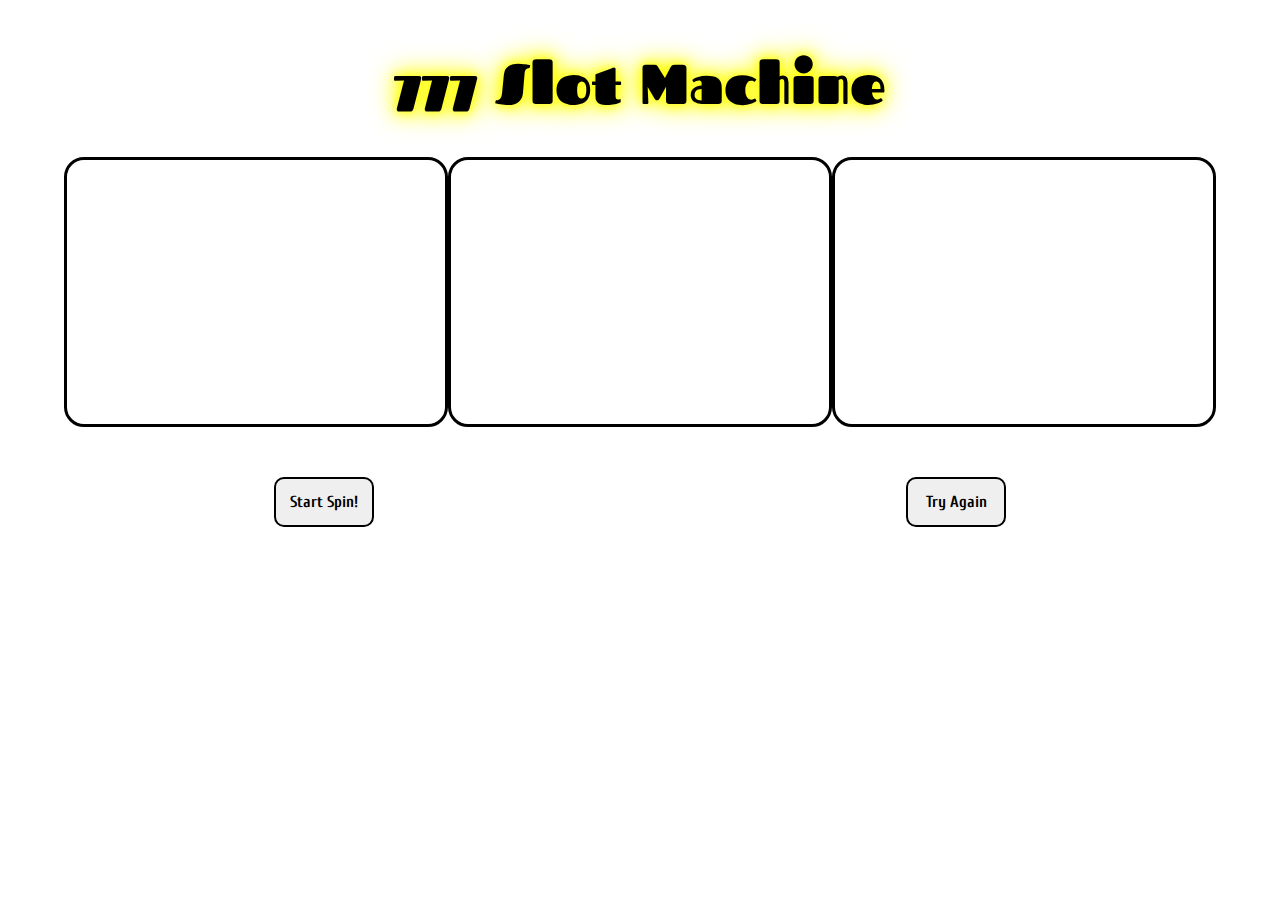
<file: Casino/index.html>
<!DOCTYPE html>
<html lang="en">
<head>
    <meta charset="UTF-8">
    <meta http-equiv="X-UA-Compatible" content="IE=edge">
    <meta name="viewport" content="width=device-width, initial-scale=1.0">
    <title>Online Casino</title>
    <link rel="stylesheet" href="index.css">
</head>
<body>
    <!-- main page of 777 -->
    <div class="main-page">
        <div class="header">
            <h1>777 Slot Machine</h1>
        </div>
        
        <div class="slots">
            <div class="slot1" id="slot1"></div>
            <div class="slot2" id="slot2"></div>
            <div class="slot3" id="slot3"></div>
        </div>
    </div>
    <div class="buttons">
        <button id="start">Start Spin!</button>
        <button id="retry">Try Again</button>
    </div>

    <div class="winner" id="winner">
        <h1>Congratulations you win!</h1>
        <button id="retryAgain">Try Again</button>
    </div>


<script src="index.js"></script>
</body>
</html>
</file>
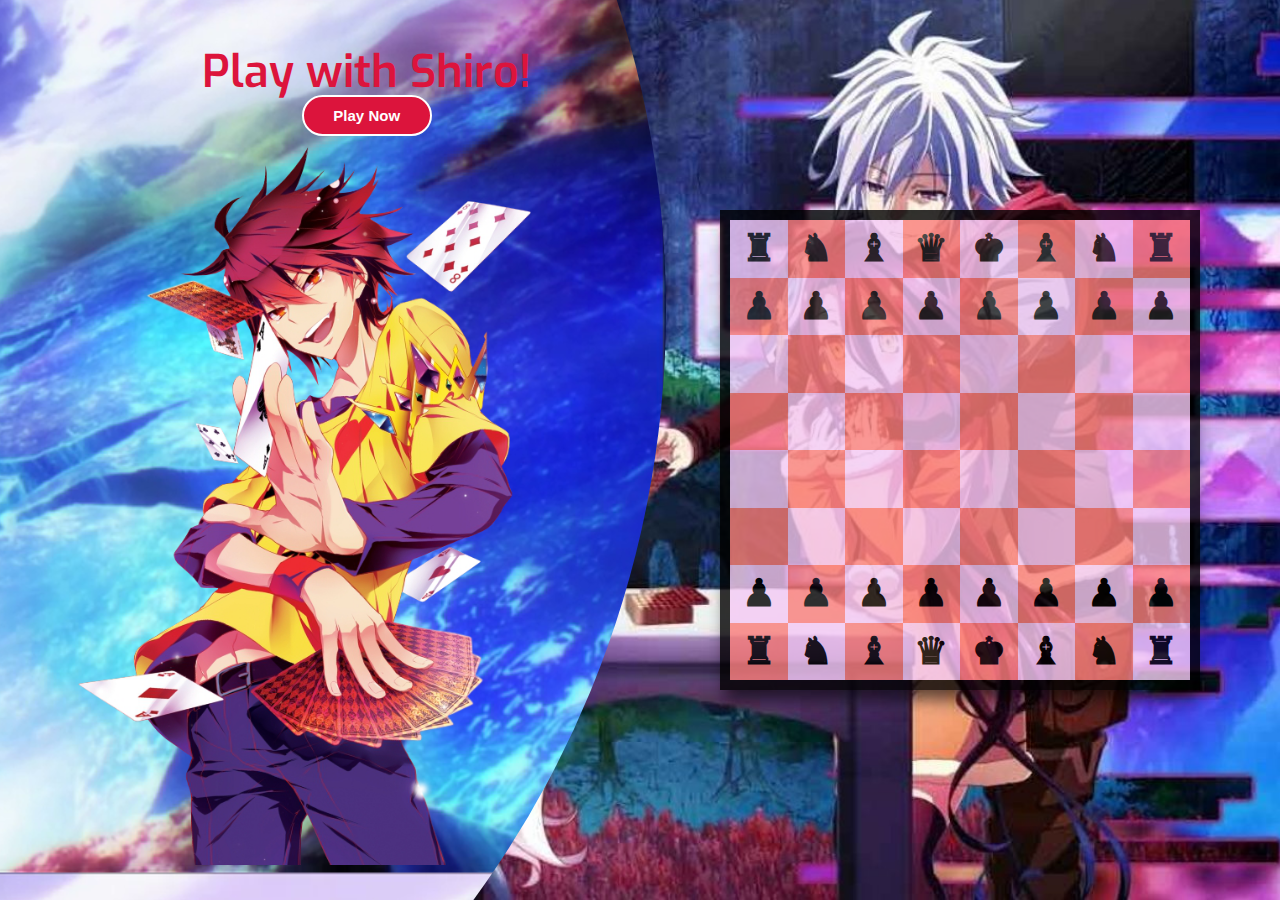
<file: chessboard/index.html>
<!DOCTYPE html>
<html lang="en">
<head>
    <meta charset="UTF-8">
    <meta http-equiv="X-UA-Compatible" content="IE=edge">
    <meta name="viewport" content="width=device-width, initial-scale=1.0">
    <title>NoGameNoLIfe</title>
    <link rel="stylesheet" href="https://cdnjs.cloudflare.com/ajax/libs/font-awesome/4.7.0/css/font-awesome.min.css">
    <script src="https://ajax.googleapis.com/ajax/libs/jquery/3.5.1/jquery.min.js"></script>
    <link rel="stylesheet" href="./index.css">
</head>
<body>
    <div class="container">
        <div class="forms-container">
            <div class="signin-signup">
                <div class="board">
                    <div class="tile">&#9820;</div>
                    <div class="tile">&#9822;</div>
                    <div class="tile">&#9821;</div>
                    <div class="tile">&#9819;</div>
                    <div class="tile">&#9818;</div>
                    <div class="tile">&#9821;</div>
                    <div class="tile">&#9822;</div>
                    <div class="tile">&#9820;</div>
                    <div class="tile">&#9823;</div>
                    <div class="tile">&#9823;</div>
                    <div class="tile">&#9823;</div>
                    <div class="tile">&#9823;</div>
                    <div class="tile">&#9823;</div>
                    <div class="tile">&#9823;</div>
                    <div class="tile">&#9823;</div>
                    <div class="tile">&#9823;</div>
                    <div class="tile"></div>
                    <div class="tile"></div>
                    <div class="tile"></div>
                    <div class="tile"></div>
                    <div class="tile"></div>
                    <div class="tile"></div>
                    <div class="tile"></div>
                    <div class="tile"></div>
                    <div class="tile"></div>
                    <div class="tile"></div>
                    <div class="tile"></div>
                    <div class="tile"></div>
                    <div class="tile"></div>
                    <div class="tile"></div>
                    <div class="tile"></div>
                    <div class="tile"></div>
                    <div class="tile"></div>
                    <div class="tile"></div>
                    <div class="tile"></div>
                    <div class="tile"></div>
                    <div class="tile"></div>
                    <div class="tile"></div>
                    <div class="tile"></div>
                    <div class="tile"></div>
                    <div class="tile"></div>
                    <div class="tile"></div>
                    <div class="tile"></div>
                    <div class="tile"></div>
                    <div class="tile"></div>
                    <div class="tile"></div>
                    <div class="tile"></div>
                    <div class="tile"></div>
                    <div class="tile">&#9823;</div>
                    <div class="tile">&#9823;</div>
                    <div class="tile">&#9823;</div>
                    <div class="tile">&#9823;</div>
                    <div class="tile">&#9823;</div>
                    <div class="tile">&#9823;</div>
                    <div class="tile">&#9823;</div>
                    <div class="tile">&#9823;</div>
                    <div class="tile">&#9820;</div>
                    <div class="tile">&#9822;</div>
                    <div class="tile">&#9821;</div>
                    <div class="tile">&#9819;</div>
                    <div class="tile">&#9818;</div>
                    <div class="tile">&#9821;</div>
                    <div class="tile">&#9822;</div>
                    <div class="tile">&#9820;</div>
                </div>
            </div>
        </div>

            <div class="panels-container">
                <div class="panel left-panel">
                    <div class="content">
                        <h3>Play with Shiro!</h3>
                        
                        <button class="btn transparent" id="sign-up-btn">Play Now</button>
                    </div>

                    <img src="./images/login2.png" class="image" alt="">
                </div>

                <div class="panel right-panel">
                    <div class="content">
                        <h3>Play with Sora!</h3>
                       

                      
                        <button class="btn transparent" id="sign-in-btn">Play Now</button>
                    </div>

                    <img src="./images/signup2.png" class="image" alt="">
                </div>
            </div>
            
    </div>
    <script src="./index.js"></script>
</body>
</html>
</file>
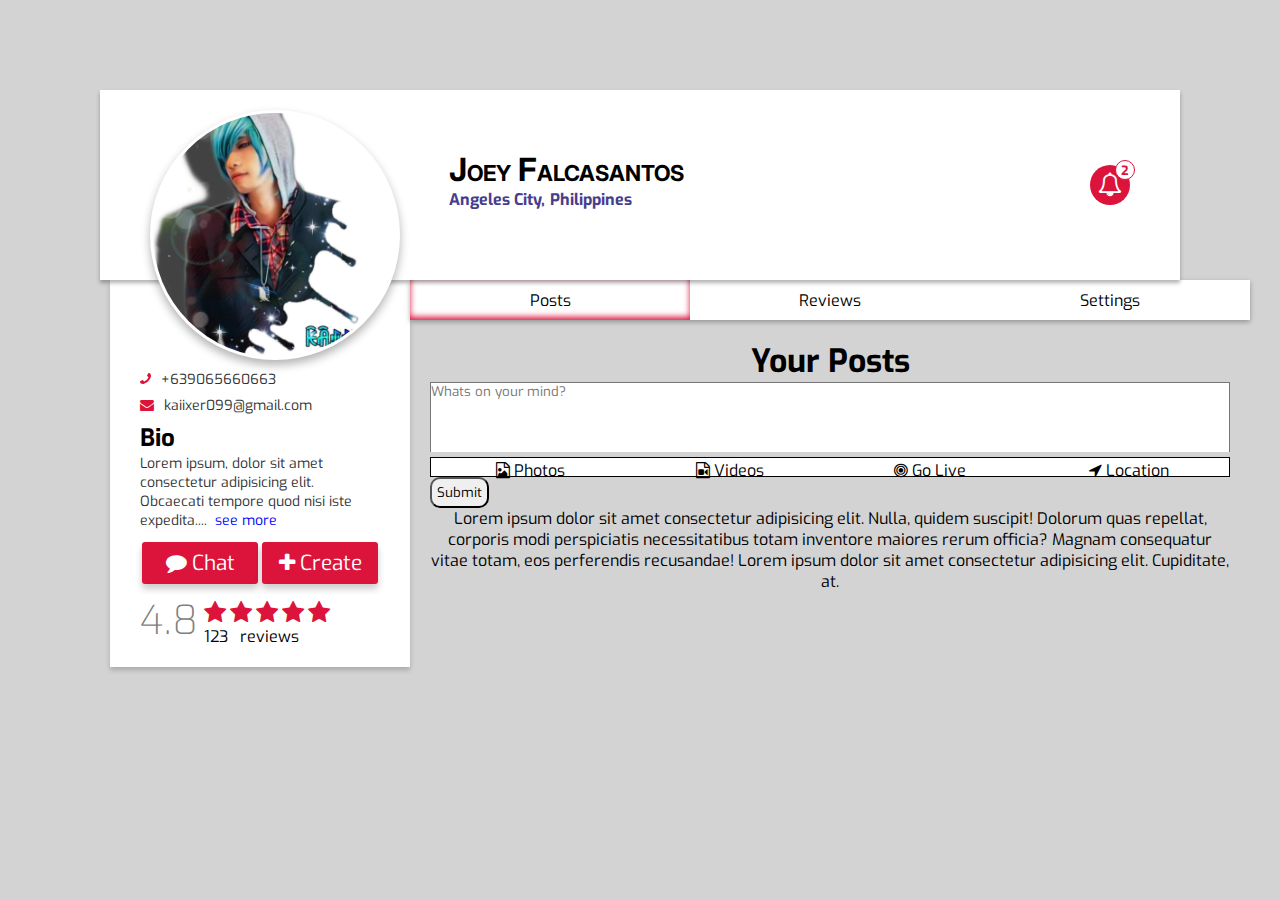
<file: gamersocialmedia/index.html>
<!DOCTYPE html>
<html lang="en">

<head>
    <meta charset="UTF-8">
    <meta http-equiv="X-UA-Compatible" content="IE=edge">
    <meta name="viewport" content="width=device-width, initial-scale=1.0">
    <title>Profile Page</title>
    <link rel="stylesheet" href="./css/main.css">
    <link rel="stylesheet" href="./css/font-awesome.min.css">
    <link rel="stylesheet" href="https://cdnjs.cloudflare.com/ajax/libs/font-awesome/4.7.0/css/font-awesome.min.css">
    <script src="https://ajax.googleapis.com/ajax/libs/jquery/3.5.1/jquery.min.js"></script>


</head>

<body>

    <div class="container">
        <div class="profile-header">
            <div class="profile-img">
                <img src="./images/profilepic.jpg" width="200" alt="">
            </div>
            <div class="profile-nav-info">
                <h2 class="user-name">Joey Falcasantos</h2>
                <div class="address">
                    <p class="state">Angeles City,</p>
                    <span class="country">Philippines</span>
                </div>
            </div>
            <div class="profile-option">
                <div class="notification">
                    <i class="fa fa-bell-o"></i>
                    <span class="alert-message">2</span>
                </div>
            </div>
        </div>
        <div class="main-bd">
            <div class="left-side">
                <div class="profile-side">
                    <p class="mobile-no"><i class="fa fa-phone"></i>+639065660663</p>
                    <p class="user-mail"><i class="fa fa-envelope"></i>kaiixer099@gmail.com</p>
                    <div class="user-bio">
                        <h2>Bio</h2>
                        <p class="bio">Lorem ipsum, dolor sit amet consectetur adipisicing elit. Obcaecati tempore quod
                            nisi iste expedita. Facere nam ipsum autem quas. Dolorem tempora tenetur doloremque cumque
                            vitae voluptatibus optio aliquam soluta modi. Lorem, ipsum dolor sit amet consectetur
                            adipisicing elit. Aperiam, eius.</p>
                    </div>
                    <div class="profile-btn">
                        <button class="chatbtn"><i class="fa fa-comment"></i>Chat
                        </button>
                        <button class="createbtn">
                            <i class="fa fa-plus"></i>Create
                        </button>
                    </div>
                    <div class="user-rating">
                        <h3 class="rating">4.8</h3>
                        <div class="rate">
                            <div class="stars">
                                <i class="fa fa-star"></i>
                                <i class="fa fa-star"></i>
                                <i class="fa fa-star"></i>
                                <i class="fa fa-star"></i>
                                <i class="fa fa-star"></i>
                            </div>
                            <span class="no-user"><span>123</span>&nbsp;&nbsp; reviews</span>
                        </div>
                    </div>
                </div>
            </div>
            <div class="right-side">
                <div class="nav">
                    <ul>
                        <li onclick="tabs(0)" class="user-post active">Posts</li>
                        <li onclick="tabs(1)" class="user-review">Reviews</li>
                        <li onclick="tabs(2)" class="user-setting">Settings</li>
                    </ul>
                </div>
                <div class="profile-body">
                    <div class="profile-posts tab">
                        <h1>Your Posts</h1>
                        <textarea name="post" id="postarea" cols="30" rows="10" placeholder="Whats on your mind?"></textarea>
                        
                        <div class="nav2">
                            <ul>
                                <li><i class="fa fa-file-picture-o"></i> Photos</li>
                                <li><i class="fa fa-file-movie-o"></i> Videos</li>
                                <li><i class="fa fa-bullseye"></i> Go Live</li>
                                <li><i class="fa fa-location-arrow"></i> Location</li>
                            </ul>
                            <button>Submit</button>
                           
                        </div>
                        <p>Lorem ipsum dolor sit amet consectetur adipisicing elit. Nulla, quidem suscipit! Dolorum quas
                            repellat, corporis modi perspiciatis necessitatibus totam inventore maiores rerum officia?
                            Magnam consequatur vitae totam, eos perferendis recusandae! Lorem ipsum dolor sit amet
                            consectetur adipisicing elit. Cupiditate, at.</p>
                    </div>
                    <div class="profile-review tab">
                        <h1>User Reviews</h1>
                        <p>Lorem ipsum dolor sit amet, consectetur adipisicing elit. Eos fugiat reiciendis nam natus
                            porro atque recusandae sint, ab, suscipit voluptatem beatae et neque quaerat quo soluta
                            dolorem nesciunt blanditiis voluptate.</p>
                    </div>
                    <div class="profile-setting tab">
                        <h1>Account Settings</h1>
                        <p>Lorem ipsum dolor sit amet, consectetur adipisicing elit. Cupiditate, inventore debitis earum
                            natus consectetur consequuntur, architecto corporis dicta minus veritatis accusamus!
                            Voluptatibus magni dicta inventore placeat nam adipisci officia impedit.</p>
                    </div>
                </div>
            </div>
        </div>
    </div>




















    <script src="https://code.jquery.com/jquery-3.5.1.min.js"></script>
    <script src="./js/main.js"></script>

</body>

</html>
</file>
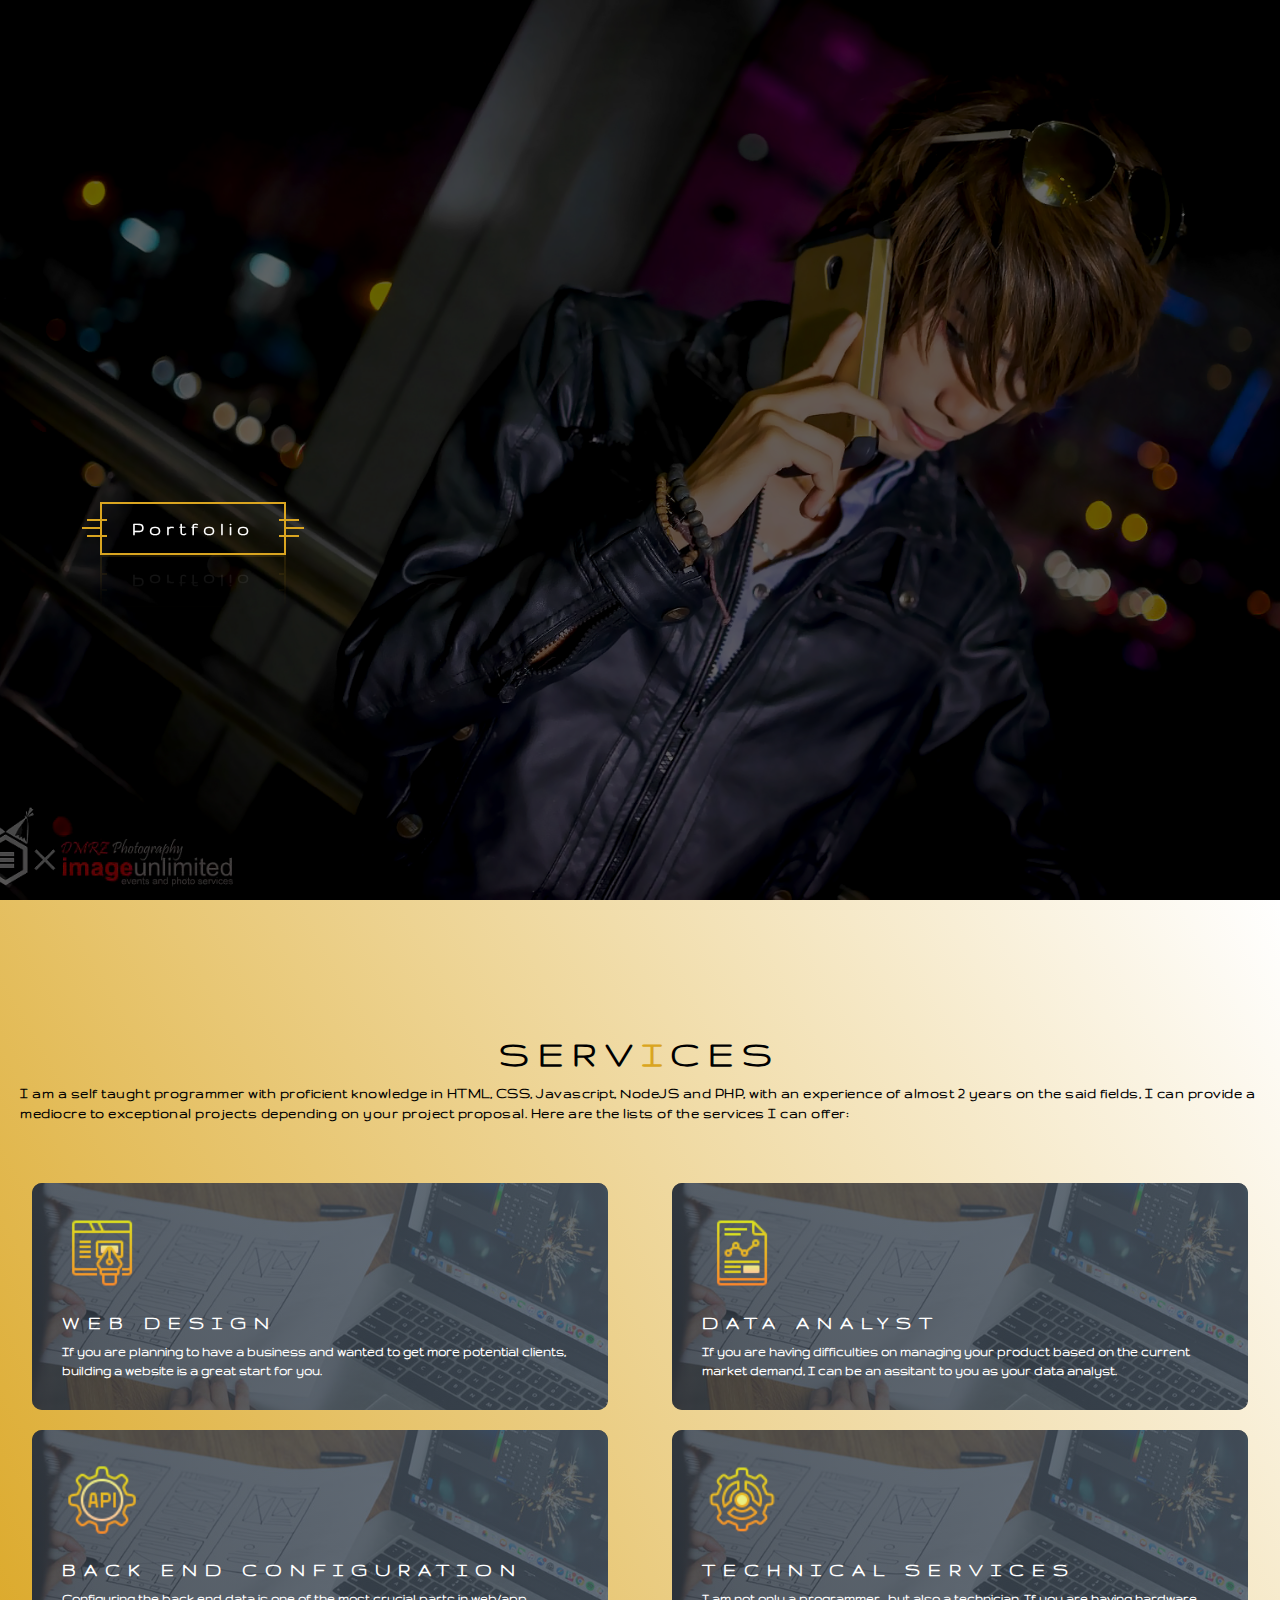
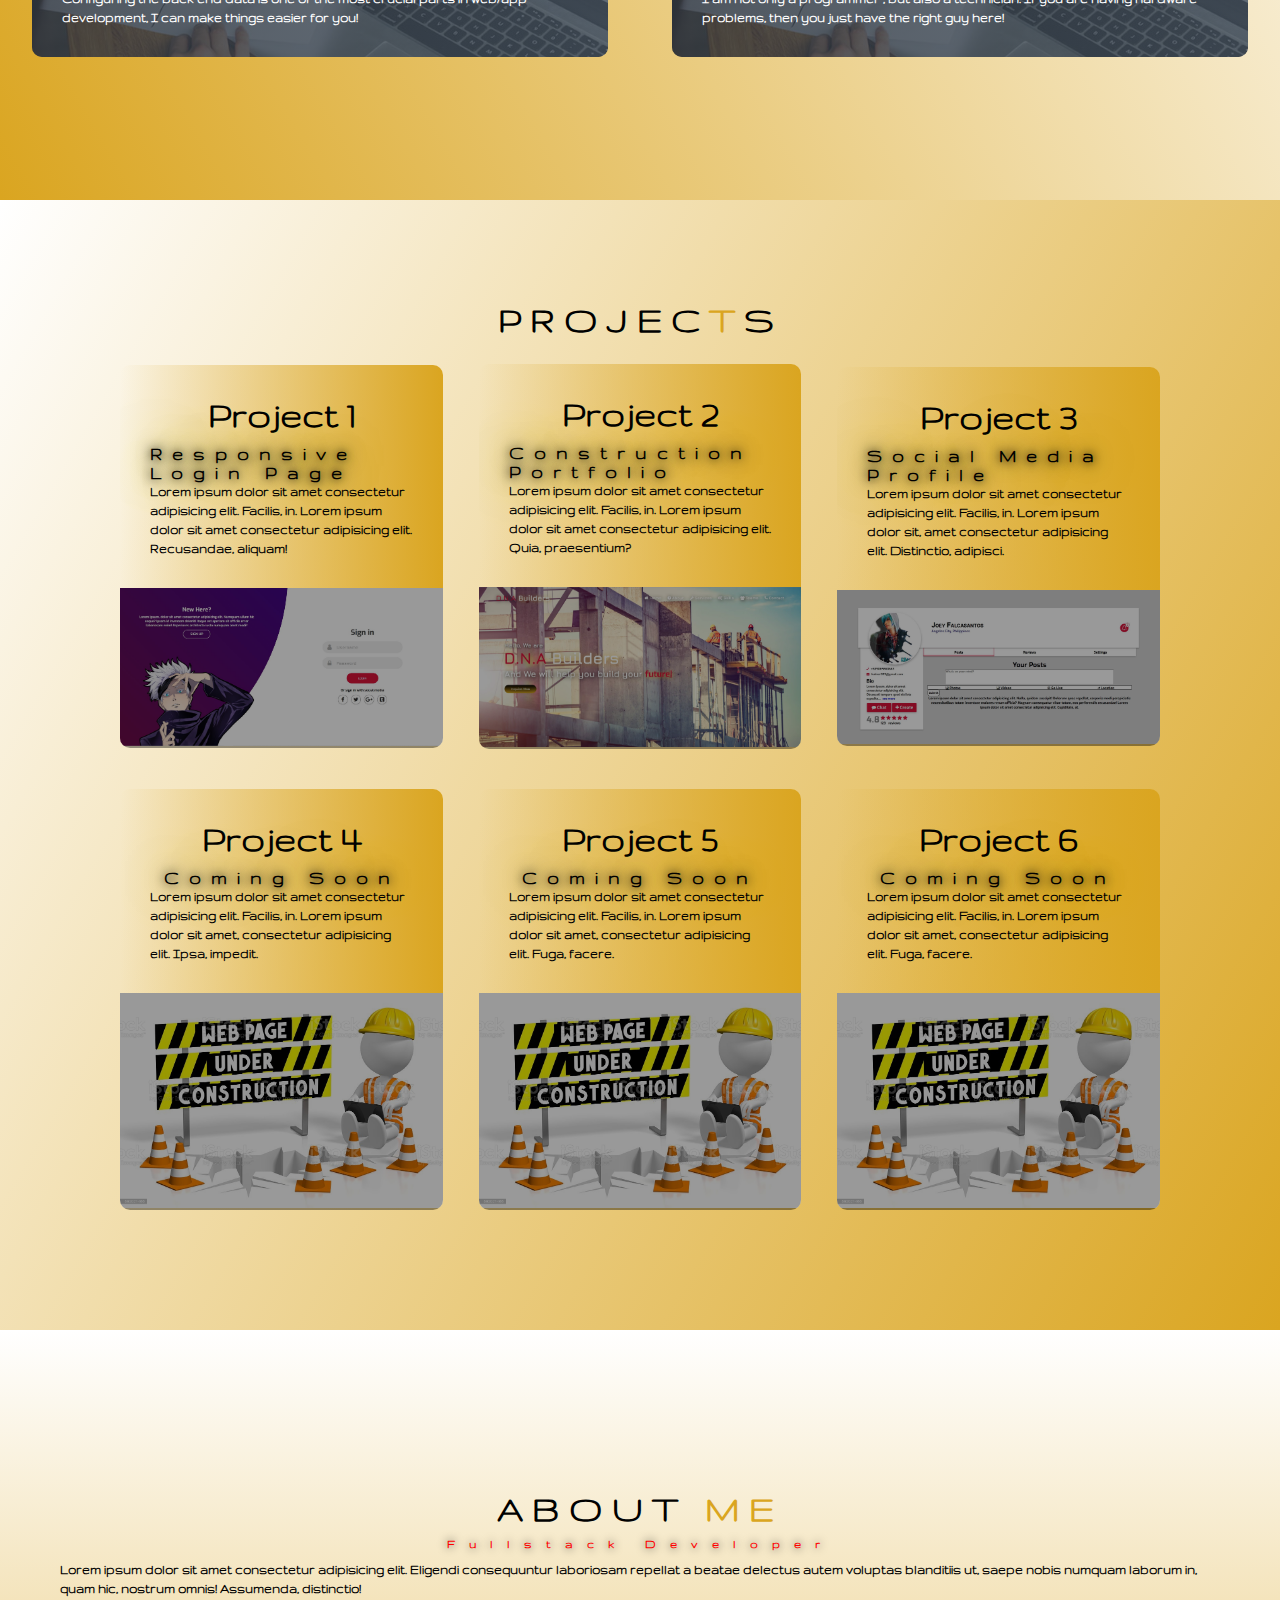
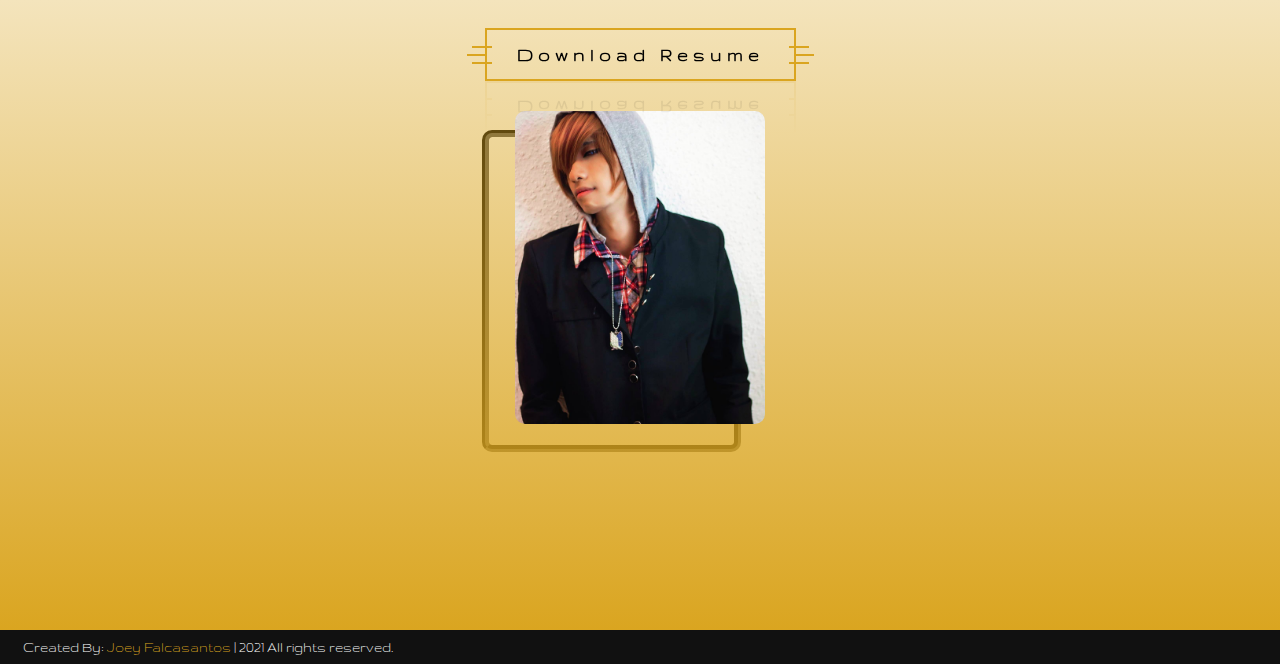
<file: PersonalPortfolio/index.html>
<!DOCTYPE html>
<html lang="en">

<head>
    <meta charset="UTF-8">
    <meta http-equiv="X-UA-Compatible" content="IE=edge">
    <meta name="viewport" content="width=device-width, initial-scale=1.0">
    <link rel="stylesheet" href="./css/index.css">
    <title>My Portfolio</title>

</head>

<body>
    <!--Home Section start-->
    <section id="home">
        <div class="home container">
            <div>
                <h1>Hello, <span></span></h1>
                <h1>My Name Is <span></span></h1>
                <h1>Joey <span></span></h1>
                <h1>I am a <u>Fullstack Developer</u> <span></span></h1>
                <div class="button-container">
                    <a href="#" type="button" class="cta"><span>Portfolio</span> </a>
                </div>

            </div>
        </div>
    </section>
    <!--Home Section end-->

    <!--Service Section Start-->
    <section id="service">
        <div class="service container">
            <div class="service-top">
                <h1 class="section-title">Serv<span>i</span>ces</h1>
                <p>I am a self taught programmer with proficient knowledge in HTML, CSS, Javascript, NodeJS and PHP,
                    with an experience of almost 2 years on the said fields, I can provide a mediocre to exceptional
                    projects depending on your project proposal. Here are the lists of the services I can offer: </p>
            </div>
            <div class="service-bottom">
                <div class="service-item">
                    <span></span>
                    <span></span>
                    <span></span>
                    <span></span>
                    <div class="icon">
                        <img src="./img/icons/services.png" alt="">
                    </div>
                    <h2>Web Design</h2>
                    <p>If you are planning to have a business and wanted to get more potential clients, building a
                        website is a great start for you.</p>
                </div>
                <div class="service-item">
                    <span></span>
                    <span></span>
                    <span></span>
                    <span></span>
                    <div class="icon">
                        <img src="./img/icons/graph.png" alt="">
                    </div>
                    <h2>Data Analyst</h2>
                    <p>If you are having difficulties on managing your product based on the current market demand, I can
                        be an assitant to you as your data analyst.</p>
                </div>
                <div class="service-item">
                    <span></span>
                    <span></span>
                    <span></span>
                    <span></span>
                    <div class="icon">
                        <img src="./img/icons/backend.png" alt="">
                    </div>
                    <h2>Back End Configuration</h2>
                    <p>Configuring the back end data is one of the most crucial parts in web/app development, I can make
                        things easier for you!</p>
                </div>
                <div class="service-item">
                    <span></span>
                    <span></span>
                    <span></span>
                    <span></span>
                    <div class="icon">
                        <img src="./img/icons/gear.png" alt="">
                    </div>
                    <h2>Technical Services</h2>
                    <p>I am not only a programmer , but also a technician. If you are having hardware problems, then you
                        just have the right guy here!</p>
                </div>

            </div>
        </div>
    </section>
    <!--Service Section end-->

    <!--Project Section Start-->
    <section id="projects">
        <div class="projects container">
            <div class="projects-header">
                <h1 class="section-title">Projec<span>t</span>s</h1>
            </div>
            <div class="all-projects">
                <div class="project-item">
                    <div class="project-info">
                        <h1>Project 1</h1>
                        <h2>Responsive Login Page</h2>
                        <p>Lorem ipsum dolor sit amet consectetur adipisicing elit. Facilis, in. Lorem ipsum dolor sit
                            amet consectetur adipisicing elit. Recusandae, aliquam!</p>
                    </div>
                    <div class="project-img">
                        <img src="https://kaiixer099.github.io/sampleprojects/PersonalPortfolio/img/projects/loginpage.JPG"
                            alt="img">
                    </div>
                </div>
                <div class="project-item">
                    <div class="project-info">
                        <h1>Project 2</h1>
                        <h2>Construction Portfolio</h2>
                        <p>Lorem ipsum dolor sit amet consectetur adipisicing elit. Facilis, in. Lorem ipsum dolor sit
                            amet consectetur adipisicing elit. Quia, praesentium?</p>
                    </div>
                    <div class="project-img">
                        <img src="https://kaiixer099.github.io/sampleprojects/PersonalPortfolio/img/projects/costructionPortfolio.JPG"
                            alt="img">
                    </div>
                </div>
                <div class="project-item">
                    <div class="project-info">
                        <h1>Project 3</h1>
                        <h2>Social Media Profile</h2>
                        <p>Lorem ipsum dolor sit amet consectetur adipisicing elit. Facilis, in. Lorem ipsum dolor sit,
                            amet consectetur adipisicing elit. Distinctio, adipisci.</p>
                    </div>
                    <div class="project-img">
                        <img src="https://kaiixer099.github.io/sampleprojects/PersonalPortfolio/img/projects/profilepage.JPG"
                            alt="img">
                    </div>
                </div>
                <div class="project-item">
                    <div class="project-info">
                        <h1>Project 4</h1>
                        <h2>Coming Soon</h2>
                        <p>Lorem ipsum dolor sit amet consectetur adipisicing elit. Facilis, in. Lorem ipsum dolor sit
                            amet, consectetur adipisicing elit. Ipsa, impedit.</p>
                    </div>
                    <div class="project-img">
                        <img src="https://kaiixer099.github.io/sampleprojects/PersonalPortfolio/img/projects/underconstruction.jpg"
                            alt="img">
                    </div>
                </div>
                <div class="project-item">
                    <div class="project-info">
                        <h1>Project 5</h1>
                        <h2>Coming Soon</h2>
                        <p>Lorem ipsum dolor sit amet consectetur adipisicing elit. Facilis, in. Lorem ipsum dolor sit
                            amet, consectetur adipisicing elit. Fuga, facere.</p>
                    </div>
                    <div class="project-img">
                        <img src="https://kaiixer099.github.io/sampleprojects/PersonalPortfolio/img/projects/underconstruction.jpg"
                            alt="img">
                    </div>
                </div>
                <div class="project-item">
                    <div class="project-info">
                        <h1>Project 6</h1>
                        <h2>Coming Soon</h2>
                        <p>Lorem ipsum dolor sit amet consectetur adipisicing elit. Facilis, in. Lorem ipsum dolor sit
                            amet, consectetur adipisicing elit. Fuga, facere.</p>
                    </div>
                    <div class="project-img">
                        <img src="https://kaiixer099.github.io/sampleprojects/PersonalPortfolio/img/projects/underconstruction.jpg"
                            alt="img">
                            
                    </div>
                </div>

            </div>
        </div>
    </section>
    <!--Project Section end-->

    <!-- ABOUT me and skills -->
    <section id="about">
        <div class="about container">
            <div class="col-left">
                <div class="about-img">
                    <img src="https://kaiixer099.github.io/sampleprojects/PersonalPortfolio/img/profilepic.jpg" alt="img">
                </div> 
            </div>
            <div class="col-right">
                <h1 class="section-title">About <span>Me</span></h1>
                <h2>Fullstack Developer</h2>
                <p>Lorem ipsum dolor sit amet consectetur adipisicing elit. Eligendi consequuntur laboriosam repellat a
                    beatae delectus autem voluptas blanditiis ut, saepe nobis numquam laborum in, quam hic, nostrum
                    omnis! Assumenda, distinctio!</p>
                <div class="button">
                    <div class="button-container">
                         <a href="https://drive.google.com/file/d/19U1jgNNQBxLxqyjdljpL_p__pzmp9OFu/view?usp=sharing" type="button" class="cta" target="_black"><span>Download Resume</span> </a>
                    </div>
                </div>

            </div>
        </div>
    </section>
    <!-- ABOUT SECTION END -->
    <footer>
        <span>Created By: <a href="www.facebook.com/makubex.xd">Joey Falcasantos</a> | <span class="fa fa-copyright"></span>2021 All rights reserved.</span>
    </footer>


</body>

</html>
</file>
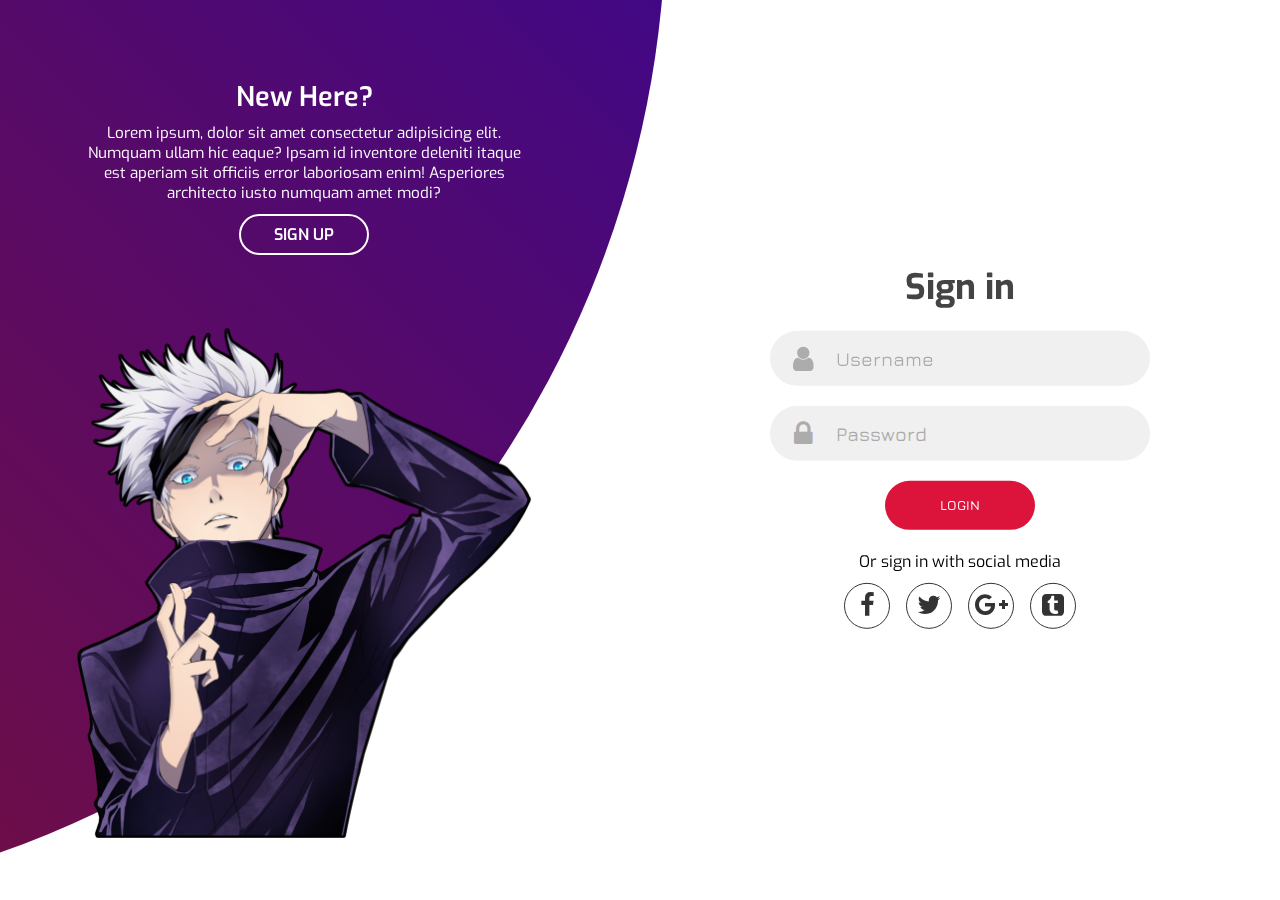
<file: gamersocialmedia/login.html>
<!DOCTYPE html>
<html lang="en">
<head>
    <meta charset="UTF-8">
    <meta http-equiv="X-UA-Compatible" content="IE=edge">
    <meta name="viewport" content="width=device-width, initial-scale=1.0">
    <title>Login Page</title>
    <link rel="stylesheet" href="https://cdnjs.cloudflare.com/ajax/libs/font-awesome/4.7.0/css/font-awesome.min.css">
    <script src="https://ajax.googleapis.com/ajax/libs/jquery/3.5.1/jquery.min.js"></script>
    <link rel="stylesheet" href="./css/login.css">
</head>
<body>
    <div class="container">
        <div class="forms-container">
            <div class="signin-signup">

                <!--Sign in-->
                
                <form action="" class="sign-in-form">
                    <h2 class="title">Sign in</h2>
                    <div class="input-field">
                        <i class="fa fa-user"></i>
                        <input type="text" placeholder=" Username">
                    </div>
                    <div class="input-field">
                        <i class="fa fa-lock"></i>
                        <input type="password" placeholder=" Password">
                    </div>
                    <input type="submit" value="Login" class="btn solid">
                    <p class="social-text">Or sign in with social media</p>
                    <div class="social-media">
                        <a href="#" class="social-icon">
                            <i class="fa fa-facebook-f"></i>
                        </a>
                        <a href="#" class="social-icon">
                            <i class="fa fa-twitter"></i>
                        </a>
                        <a href="#" class="social-icon">
                            <i class="fa fa-google-plus"></i>
                        </a>
                        <a href="#" class="social-icon">
                            <i class="fa fa-tumblr-square"></i>
                        </a>
                    </div>
                </form>

                <!--Sign up form-->

                <form action="" class="sign-up-form">
                    <h2 class="title">Sign Up</h2>
                    <div class="input-field">
                        <i class="fa fa-user"></i>
                        <input type="text" placeholder=" Username">
                    </div>
                    <div class="input-field">
                        <i class="fa fa-envelope"></i>
                        <input type="text" placeholder=" Email">
                    </div>
                    <div class="input-field">
                        <i class="fa fa-lock"></i>
                        <input type="password" placeholder=" Password">
                    </div>
                    <input type="submit" value="Sign Up" class="btn solid">

                    <p class="social-text">Or Sign Up with social media</p>
                    <div class="social-media">
                        <a href="#" class="social-icon">
                            <i class="fa fa-facebook-f"></i>
                        </a>
                        <a href="#" class="social-icon">
                            <i class="fa fa-twitter"></i>
                        </a>
                        <a href="#" class="social-icon">
                            <i class="fa fa-google-plus"></i>
                        </a>
                        <a href="#" class="social-icon">
                            <i class="fa fa-tumblr-square"></i>
                        </a>
                    </div>
                </form>
            </div>
        </div>

            <div class="panels-container">
                <div class="panel left-panel">
                    <div class="content">
                        <h3>New Here?</h3>
                        <p>Lorem ipsum, dolor sit amet consectetur adipisicing elit. Numquam ullam hic eaque? Ipsam id inventore deleniti itaque est aperiam sit officiis error laboriosam enim! Asperiores architecto iusto numquam amet modi?</p>
                        <button class="btn transparent" id="sign-up-btn">Sign Up</button>
                    </div>

                    <img src="./images/login.png" class="image" alt="">
                </div>

                <div class="panel right-panel">
                    <div class="content">
                        <h3>One of us?</h3>
                        <p>Lorem ipsum, dolor sit amet consectetur adipisicing elit. Numquam ullam hic eaque? Ipsam id inventore deleniti itaque est aperiam sit officiis error laboriosam enim! Asperiores architecto iusto numquam amet modi?</p>
                        <button class="btn transparent" id="sign-in-btn">Sign In</button>
                    </div>

                    <img src="./images/signup.png" class="image" alt="">
                </div>

              
            </div>
    </div>
    <script src="./js/login.js"></script>
</body>
</html>
</file>
<file: Casino/index.css>
@import url('https://fonts.googleapis.com/css2?family=Fascinate&display=swap');
@import url('https://fonts.googleapis.com/css2?family=Cuprum&family=Fascinate&display=swap');

*{
    box-sizing: border-box;
    font-family: 'Cuprum' , sans-serif;
}

.main-page{
    display: flex;
    justify-content: center;
    align-items: center;
    flex-direction: column;
}

h1{
    font-family: 'Fascinate', sans-serif;
    text-shadow: 0px 0px 10px yellow,
    0px 0px 20px yellow,
    0px 0px 30px yellow;
    font-size: 3.5rem;
}
.slots{
    display: flex;
    width: 90vw;
    height: 30vh;
}
.slots .slot1,.slots .slot2,.slots .slot3{
    display: flex;
    width: 30vw;
    height: auto;
    justify-content: center;
    align-items: center;
    border: 3px solid black;
    border-radius: 20px;
    font-size: 5rem;
}
.buttons{
    display: flex;
    justify-content: space-around;
    align-items: center;
    margin-top: 50px;
}
.buttons #start, .buttons #retry{
    width: 100px;
    height: 50px;
    border: 2px solid ;
    border-radius: 10px;
    font-size: 1rem;
    font-weight: 800;
    transition: 0.3s;
}
.buttons #start:hover, .buttons #retry:hover{
    background: black;
    color: white;   
    border-color: white;
}


.buttons #start.hide{
    display: none;
}
.winner{
    display: none;
    position: fixed;
    top: 0;
    left: 0;
    right: 0;
    bottom: 0;
    background-color: rgba(0,0,0,.9);
    justify-content: center;
    align-items: center;
    color: white;
    font-size: 3rem;
    flex-direction: column;
}
.winner button{
    width: 100px;
    height: 50px;
    border: 2px solid ;
    border-radius: 10px;
    font-size: 1rem;
    font-weight: 800;
    transition: 0.3s;
}
.winner button:hover{
    background: black;
    color: white;
}

.winner.show{
    display: flex;
}
</file>
<file: chessboard/index.css>
@import url('https://fonts.googleapis.com/css2?family=Jura:wght@700&family=Roboto:wght@100&display=swap');
@import url('https://fonts.googleapis.com/css2?family=Exo:wght@700;900&display=swap');
@import url('https://fonts.googleapis.com/css2?family=Inter:wght@700;900&display=swap');

:root {
    --color: rgb(45, 188, 255);
}

*{
    
    font-family: 'Exo',sans-serif;
    padding: 0;
    margin: 0;
    box-sizing: border-box;
}

body,input{
    font-family: 'Jura',sans-serif;
}
input{
    border-radius: 10px;

}

.container{
    position: relative;
    width: 100%;
    min-height: 100vh;
 
    overflow: hidden;
}
.container:before{
    content: '';
    position: absolute;
    width: 2000px;
    height: 2000px;
    border-radius: 50%;
    background:url(./images/bg.png);
    background-position: center;
    background-size: contain;
    top: -10%;
    right: 48%;
    transform: translateY(-30%);
    z-index: 6;
    transition: 1.5s ease-in-out;
}

.forms-container{
    position: absolute;
    width: 100%;
    height: 100%;
    top: 0;
    left: 0;
}
.signin-signup{
    position: absolute;
    top: 50%;
    left: 75%;
    transform: translate(-50% , -50%);
    width: 50%;
    display: grid;
    grid-template-columns: 1fr;
    z-index: 5;
    transition: 1s 0.7s ease-in-out;
}




form{
    display: flex;
    align-items: center;
    justify-content: center;
    flex-direction: column;
    padding: 0 5rem;
    overflow: hidden;
    grid-column: 1 / 2;
    grid-row: 1 / 2 ;
    transition: 0.2s 0.7s ease-in-out;
}
form.sign-in-form{
    z-index: 2;

}
form.sign-up-form{
    z-index: 1;
    opacity: 0;

}



.title{
    font-size: 2.2rem;
    color: #444;
    margin-bottom: 10px;
}


.input-field input{
    background: none;
    outline: none;
    border: none;
    line-height: 1;
    font-weight: 600;
    font-size: 1.2rem;
    color: #333;
}
.input-field input::placeholder{
    color: #aaa;
    font-weight: 500;
}
.btn{
    width: 150px;
    height: 49px;
    outline: none;
    border: none;
    border-radius: 49px;
    cursor: pointer;
    background-color: crimson;
    color: #fff;
    font-weight: 600;
    margin: 10px 0;
    transition: 0.7s;
}



.panels-container{
    position: absolute;
    width: 100%;
    height: 100%;
    top: 0;
    left: 0;
 
    display: grid;
    grid-template-columns: repeat(2, 1fr);
}

.panel{
    display: flex;
    flex-direction: column;
    align-items: flex-end;
    justify-content: space-around;
    text-align: center;
    z-index: 7;
}
.left-panel{
    pointer-events: all;
    padding: 3rem 17% 2rem 12%;
}


.right-panel{
    pointer-events: none;
    padding: 3rem 12% 2rem 17%;
}

.panel .content{
    font-family: 'Jura' , sans-serif;
    color:crimson;
    transition: .9s .6s ease-in-out;
}

.panel h3{
    font-weight: 600;
    line-height: 1;
    font-size: 3rem;
    font-family: 'Exo',sans-serif;
    
}
.panel p{
    font-size: 0.95rem;
    padding: 0.7rem 0;
}
.btn.transparent{
    margin: 0;
    border: 2px solid #fff;
    width: 130px;
    height: 41px;
    font-weight: 600;
    font-size: 1rem;
    transition: all 0.5s ease;
}
.btn.transparent:hover{
    transform: scale(1.25);
}


.image{
    width: 100%;
    transition: 1.1s .4s ease-in-out;
}

.right-panel .content, .right-panel .image{
    transform: translateX(800px);
}

/*lets animate*/
.container.sign-up-mode:before{
    transform: translate(100%, -50%);
    right: 52%;
}
.container.sign-up-mode .left-panel .image,
.container.sign-up-mode .left-panel .content{
    transform: translateX(-800px);
}

.container.sign-up-mode .right-panel .content, .container.sign-up-mode .right-panel .image{
    transform: translateX(0px);
}

.container.sign-up-mode .left-panel{
    pointer-events: none;
}
.container.sign-up-mode .right-panel{
    pointer-events: all;
}
.container.sign-up-mode .signin-signup{
    left: 25%;
}
.container.sign-up-mode form.sign-in-form{
    z-index: 1;
    opacity: 0;
}
.container.sign-up-mode form.sign-up-form{
    z-index: 2;
   opacity: 1;
}
*{
    
    font-family: Impact, Haettenschweiler, 'Arial Narrow Bold', sans-serif;
    font-size: 15px;
    box-sizing: border-box;
}
body{
    padding: 5px;
    background: url(./images/bg.jpg);
    background-position: center;
    background-size: cover;
    background-repeat: no-repeat;
}
.logo{
    display: flex;
    justify-content: center;
    padding-top: 20px;
}
.image-holder img{
    width: 200px;
    height: 100px;
}

.buttons{
    display: flex;
    justify-content: space-around;
    cursor: pointer;
	border-radius: 20px;
}
.buttons .start{
	border-radius: 20px;
}
.buttons .reset{
	border-radius: 20px;
}

.buttons button{
    cursor: pointer;
    border: groove;
    border-color: black;
	transition: all 0.3s ease-in-out;
	border-radius: 20px;
}
.buttons button:hover{
    background-color: crimson;
	transform: scale(1.15);
}

body{
	margin: 0;
	padding: 0;
	font-family: Verdana, sans-serif;
	font-size: 16px;
	font-size: 1rem;
	text-align: center;
	
}



.board{
	position: relative;
	top: 0;
	right: 0;
	bottom: 0;
	left: 0;
	margin: auto;
    background-color: rgb(245, 202, 245);
	display: flex;
	flex-wrap: wrap;
	border: 10px solid black;
	opacity: 0.8;
	max-width: 480px;
	max-height: 480px;
	width: 100vw;
	height: 100vw;
	box-shadow: 0 10px 10px -5px rgba(0,0,0,.75);
	font-size: 0;
}

.tile{
	width: 12.5%;
	height: 12.5%;
	font-size: 8vw;
	line-height: 12vw;
    cursor: pointer;
    transition: all 0.4s ease;
	font-weight: bolder;
}
.tile:hover{
    transform: scale(1.62);
}

footer{
    background: #111;
    padding: 5px 13px;
    color: #fff;
	font-family: monospace;
	font-size: 15px;
}
footer span {
    color: goldenrod;
    text-decoration: none;
	font-size: 15px;
}
footer #red{
	color: crimson;
}

footer span a:hover{
    text-decoration: underline;
}





.tile:nth-child(n+1):nth-child(-n+16){
	color: #222;
}

.board .tile:nth-child(n+1):nth-child(-n+8):nth-child(even),
.board .tile:nth-child(n+17):nth-child(-n+25):nth-child(even),
.board .tile:nth-child(n+33):nth-child(-n+40):nth-child(even),
.board .tile:nth-child(n+49):nth-child(-n+56):nth-child(even),
.board .tile:nth-child(n+9):nth-child(-n+16):nth-child(odd),
.board .tile:nth-child(n+25):nth-child(-n+32):nth-child(odd),
.board .tile:nth-child(n+41):nth-child(-n+48):nth-child(odd),
.board .tile:nth-child(n+57):nth-child(-n+64):nth-child(odd){
	background-color: rgba(435,50,0,.5);
}

@media screen and (min-width: 480px){
	.board{
		border: 10px solid black;
		box-shadow: 0 15px 15px -5px rgba(0,0,0,.75);
	}
	.tile{
		font-size: 2.5rem;
		line-height: 56px;
    }
	
}



/*responsive media*/
@media (max-width: 870px){
    .container{
        min-height: 800px;
        height: 100vh;
    }
    .container:before{
        width: 1500px;
        height: 1500px;     
        left: 30%;
        bottom: 68%;
        transform: translateX(-50%);
        right: initial;
        top: initial;
        transition: 2s ease-in-out;
    }
    .signin-signup{
        width: 100%;
        left: 50%;
        top: 95%;
        transform: translate(-50%, -100%);
        transition: 1s 0.8s ease-in-out;
    }
    .panels-container{
       
        grid-template-columns: 1fr;
        grid-template-rows: 1fr 2fr 1fr;
    }

    .panel{
        flex-direction: row;
        justify-content: space-around;
        align-items: center;
        padding: 2.5rem 8%;
    }
    .panel .content{
        padding-right: 15%;
        padding-top: 15%;
        transition: 0.9s 0.8s ease-in-out;
    }
    
    .panel h3{
        font-size: 1.2rem;
    }
    .panel p{
        font-size: 0.7rem;
        padding-right: 0.5rem 0;
    }
    .btn.transparent{
        width: 110px;
        height: 35px;
        font-size: 0.7rem;

    }

    .image{
        width: 200px;
        transition: 0.9s 0.6s ease-in-out;
    }
    .left-panel{
        grid-row: 1 / 2;
    }

    .right-panel{
        grid-row: 3 / 4;
    }
    .right-panel .content, .right-panel .image{
        transform: translatey(350px);
    }

    .container.sign-up-mode:before{
        transform: translate(-50%, 100%);
        bottom: 32%;
        right: initial;
    }
    .container.sign-up-mode .left-panel .image,  .container.sign-up-mode .left-panel .content{
        transform: translateY(-300px);
    }
    .container.sign-up-mode .signin-signup{
        top: 5%;
        transform: translate(-50%, 0);
        left: 50%;
    }
}

@media (max-width: 570px){
    form{
        padding: 0 1.5rem;
    }
    .image{
        display: none;
    }
    .panel .content{
        padding: 0.5rem 1rem;
    }
    .container:before{
        bottom: 72%;
        left: 50%;
    }
    .container.sign-up-mode:before{
        bottom: 28%;
        left: 50%;
    }
}
</file>
<file: gamersocialmedia/css/main.css>
@import url('https://fonts.googleapis.com/css2?family=Jura:wght@700&family=Roboto:wght@100&display=swap');
@import url('https://fonts.googleapis.com/css2?family=Exo:wght@700;900&display=swap');
@import url('https://fonts.googleapis.com/css2?family=Inter:wght@700;900&display=swap');

:root {
    --color: crimson;
}

*{
    font-family: 'Exo', sans-serif;
    padding: 0;
    margin: 0;
    box-sizing: border-box;
   
}

body{
    background:lightgrey;
    overflow-x: hidden;
    padding-top: 90px;
    margin: 0 100px;
}
.profile-header{
    background: #fff;
    width: 100%;
    display: flex;
    height: 190px;
    position: relative;
    box-shadow: 0px 3px 4px rgba(0, 0, 0, .3);
}
.profile-img{
    float: left;
    width: 349px;
    height: 200px;
}
.profile-img img{
    border-radius: 50%;
    height: 250px;
    width: 250px;
    border: 3px solid rgb(255, 255, 255);
    box-shadow: 0px 5px 10px rgba(0,0,0,.3);
    position: absolute;
    left: 50px;
    top: 20px;
    z-index: 5;
    background: #fff;
}
.profile-nav-info{
    float: left;
    flex-direction: column;
    justify-content: center;
    padding-top: 60px;
}
.profile-nav-info h2{
    font-variant: small-caps;
    font-size: 2rem;
    font-family: 'Inter' ,sans-serif;
    font-weight: bold;
}
.profile-nav-info .address{
    display: flex;
    font-weight: bold;
    color:darkslateblue;
}
.profile-nav-info .address p{
    margin-right: 5px;
}
.profile-option{
    width: 40px;
    height: 40px;
    background: var(--color);
    position: absolute;
    right: 50px;
    top: 50%;
    transform: translateY(-50%);
    border-radius: 50%;
    display: flex;
    justify-content: center;
    align-items: center;
    cursor: pointer;
    transform: all .9s ease;
    outline: none;
}
.profile-option .notification i{
    color: #fff;
    font-size: 1.5rem;
    transform: all .9s ease;
}
.profile-option:hover {
    background: #fff;
    border: 1px solid var(--color);
}
.profile-option:hover .notification i{
    color: var(--color);
}
.profile-option .notification .alert-message{
    position: absolute;
    top: -5px;
    right: -5px;
    background: #fff;
    color: var(--color);
    border: 1px solid;
    padding: 5px;
    border-radius: 50%;
    height: 20px;
    width: 20px;
    display: flex;
    justify-content: center;
    align-items: center;
    font-size: .8rem;
    font-weight: bolder;
}

/* main body */

.main-bd{
    width: 100%;
    display: flex;
    padding-right: 15px;
}
.profile-side{
    width: 300px;
    background: #fff;
    box-shadow: 0px 3px 5px rgba(0, 0, 0, .2);
    padding: 90px 30px 20px;
    font-family: 'Jura',sans-serif;
    margin-left: 10px;
    z-index: 99;
}
.profile-side p{
    margin-bottom: 7px;
    color: #333;
    font-size: 14px;
}
.profile-side p i{
    color: var(--color);
    margin-right: 10px;
}
.mobile-no i{
    transform: rotateY(180deg);
}
.profile-btn{
    display: flex;
}
button.chatbtn,
button.createbtn{
    border: 0;
    padding: 7px;
    width: 100%;
    border-radius: 3px;
    background: var(--color);
    font-family: 'Exo', sans-serif;
    font-size: 1.3rem;
    margin: 5px 2px;
    cursor: pointer;
    outline: none;
    margin-bottom: 10px;
    transition: background .3s ease;
    box-shadow: 0px 5px 7px rgba(0, 0, 0, .2);
    color: #fff;
}
button.chatbtn:hover,
button.createbtn:hover{
    background: #fff;
    color: black;
}
button.chatbtn i,
button.createbtn i{
    margin-right: 5px;
}
.user-rating{
    display: flex;
}
.user-rating h3{
    font-size: 2.5rem;
    font-weight: 200;
    margin-right: 5px;
    letter-spacing: 1px;
    color: gray;
}
.user-rating .no-user{
    font-size: 1rem;
}
.rate{
    padding-top: 6px;
}
.rate i {
    font-size: 1.5rem;
    color: var(--color);
}
.nav{
    width: 100%;
    z-index: -1;
}
.nav ul{
    display: flex;
    justify-content: center;
    list-style-type: none;
    height: 40px;
    background-color: #fff;
    box-shadow: 0px 2px 5px rgba(0, 0, 0, .3);
}
.nav ul li{
    padding: 10px;
    width: 100%;
    cursor: pointer;
    text-align: center;
    transition: all .2s ease-in-out;
}
.nav ul li.active,
.nav ul li:hover{
    box-shadow: 0px -3px 6px crimson inset;
}
.profile-body{
    width: 100%;
    z-index: -1;
}
.tab{
    padding: 20px;
    width: 100%;
    text-align: center;
    display: none;
}
#see-more-bio,
#see-less-bio{
    color: blue;
    cursor: pointer;
    text-transform: lowercase;
}
#postarea{
    resize: none;
    width: 800px;
    height: 70px;
    border-bottom: none;
}
.nav2{
    width: 100%;
    z-index: -1;
}
.nav2 ul{
    display: flex;
    justify-content: center;
    list-style: none;
    height: 20px;
    background-color: rgb(255, 255, 255);
    border: 1px solid;
}
.nav2 ul li{
    padding: 2px;
    width: 100%;
    cursor: pointer;
    text-align: center;
    transition: all .2s ease-in-out;
}
.nav2 button{
    display: flex;
    padding: 5px;
    border-radius: 10px;
    transition: all .2s ease-in-out;
}
.nav2 button:hover{
    box-shadow: 0px -1px 6px crimson inset;
}
.nav2 ul li:hover{
    box-shadow: 0px -1px 6px crimson inset;
}




@media(max-width: 1100px) {
    .profile-side{
        width: 250px;
        padding: 90px 15px 20px;
    }
    .profile-img img{
        height: 200px;
        width: 200px;
        left: 50px;
        top: 50px;

    }
}
@media(max-width: 900px){
    body{
        margin: 0 20px;
    }
    .profile-header{
        display: flex;
        height: 100%;
        flex-direction: column;
        text-align: center;
        padding-bottom: 20px;
    }
    .profile-img{
        float: left;
        width: 100%;
        height: 200px;
    }
    .profile-img img{
        position: relative;
        left: 0;
    }
    .profile-nav-info{
        text-align: center;
    }
    .profile-nav-info .address{
        justify-content: center;
    }
    .profile-option{
        right: 20px;
        top: 75%;
        transform: translateY(50%);
    }
    .main-bd{
        flex-direction: column;
        padding-right: 0;
    }
    .profile-side{
        width: 100%;
        text-align: center;
        padding: 20px;
        margin: 5px 0;
    }
    .user-rating{
        justify-content: center;
    }
    @media (max-width: 400px){
        body{
            margin: 5px;
        }
        .profile-header h3{
            font-size: 1.5rem;
        }
        .profile-header p,
        .profile-header span{
            font-size: .9rem;
        }
        .profile-option{
            width: 30px;
            height: 30px;
            position: absolute;
            right: 15px;
            top: 83%;
        }
        .profile-option .notification .alert-message {
            top: -3px;
            right: -4px;
            padding: 4px;
            height: 15px;
            width: 15px;
            font-size: .7rem;
        }

    }
}
</file>
<file: PersonalPortfolio/css/index.css>
@import url('https://fonts.googleapis.com/css2?family=Bangers&display=swap');
@import url('https://fonts.googleapis.com/css2?family=Gruppo&display=swap');

*{
   
    padding: 0;
    margin: 0;
    box-sizing: border-box;
/*outline: 1px dotted red;*/
    
}
html{
    font-size: 10px;
    font-family: 'Gruppo',sans-serif;
}
a{
    text-decoration: none;
}
.container{
    min-height: 100vh;
    width: 100%;
    display: flex;
    justify-content: center;
    align-items: center;
}
img{
    height: 100%;
    width: 100%;
    object-fit: cover;
}
p{
    color: white;
    text-align: left;
    font-size: 1.4rem;
    line-height: 1.9rem;
    font-weight: 800;
}
.section-title{
    font-size: 4rem;
    font-weight: 300;
    margin-bottom: 10px;
    text-transform: uppercase;
    letter-spacing: .9rem;
    font-weight: 800;
    text-align: center;
}
.section-title span{
    color: goldenrod;
}



/*home Section Styling*/
#home{
    background-image: url(https://kaiixer099.github.io/sampleprojects/PersonalPortfolio/img/joey1.jpg);
    background-size: cover;
    background-position: top center;
    position: relative;
    z-index: 1;
    transition: 3s;

    animation-name: animate;
    animation-direction: alternate-reverse;
    animation-duration: 4s;
    animation-fill-mode: forwards;
    animation-iteration-count: infinite;
    animation-play-state: running;
    animation-timing-function: ease-in-out;
}

@keyframes animate{
    0%{
        background-image: url(https://kaiixer099.github.io/sampleprojects/PersonalPortfolio/img/joey1.jpg);
    }
    50%{
        background-image: url(https://kaiixer099.github.io/sampleprojects/PersonalPortfolio/img/joey2.jpg);
    }
    100%{
        background-image: url(https://kaiixer099.github.io/sampleprojects/PersonalPortfolio/img/joey3.jpg);
    }
}


#home::after{
    content: '';
    position: absolute;
    left: 0;
    top: 0;
    height: 100%;
    width: 100%;
    background-color: black;
    opacity: 0.6;
    z-index: -1;
}

#home .home{
    max-width: 1200px;
    margin: 0 auto;
    padding: 0 50px;
    justify-content: flex-start;
}
#home h1{
    display: block;
    width: fit-content;
    font-size: 4rem;
    position: relative;
    color: transparent;
    animation: textreveal .5s ease forwards;
    animation-delay: 1s;
}
#home h1:nth-child(1){
    letter-spacing: 5px;
    animation-delay: 1s;
}
#home h1:nth-child(2){
    letter-spacing: 5px;
    animation-delay: 2s;
}
#home h1:nth-child(3){
    letter-spacing: 10px;
    animation: textreveal_name .5s ease forwards;
    animation-delay: 3s;
}
#home h1:nth-child(4){
    letter-spacing: 5px;
    animation-delay: 4s;
}
#home h1 span{
    position: absolute;
    top: 0;
    left: 0;
    height: 100%;
    width: 0%;
    background:linear-gradient(to right, crimson,goldenrod);
    animation: textrevealbox 1s ease;
    animation-delay: 1s;
}
#home h1:nth-child(1) span{
    animation-delay: .5s;
}
#home h1:nth-child(2) span{
    animation-delay: 1.5s;
}
#home h1:nth-child(3) span{
    animation-delay: 2.5s;
}
#home h1:nth-child(4) span{
    animation-delay: 3.5s;
}


.button-container{
    display: flex;
    justify-content: flex-start;
    align-items: center;
    flex-wrap: wrap;
}
.button-container a{
    position: relative;
    display: inline-block;
    padding: 15px 30px;
    margin: 10px;
    border: 2px solid goldenrod;
    font-size: 2rem;
    font-weight: 800;
    text-decoration: none;
    letter-spacing: 5px;
    color: #fff;
    -webkit-box-reflect: below 0px linear-gradient(transparent, #0002);
    transition: 0.5s;
    transition-delay: 0s;
}
.button-container a:hover{
    transition-delay: 0.3s;
    color: #000;
    box-shadow: 0 0 10px goldenrod,
                0 0 20px goldenrod,
                0 0 40px goldenrod,
                0 0 80px goldenrod;
}
.button-container a span{
    position: relative;
    z-index: 100;
}

.button-container a::before{
    content: '';
    position: absolute;
    left: -20px;
    top: 50%;
    transform: translateY(-50%);
    width: 20px;
    height: 2px;
    background:goldenrod;
    box-shadow: 5px -8px 0 goldenrod,
                5px 8px 0 goldenrod;
    transition: width 0.3s, left 0.3s, height 0.3s, box-shadow 0.3s;
    transition-delay: 0.5s, 0.3s, 0s,0s;
}
.button-container a:hover::before{
    width: 60%;
    height: 100%;
    left: -2px;
    box-shadow: 5px 0 0 goldenrod,
                5px 0 0 goldenrod;
    transition-delay: 0s, 0.3s, 0.3s, 0.3s;
}


.button-container a::after{
    content: '';
    position: absolute;
    right: -20px;
    top: 50%;
    transform: translateY(-50%);
    width: 20px;
    height: 2px;
    background:goldenrod;
    box-shadow: -5px -8px 0 goldenrod,
                -5px 8px 0 goldenrod;
    transition: width 0.3s, left 0.3s, height 0.3s, box-shadow 0.3s;
    transition-delay: 0.5s, 0.3s, 0s,0s;
}
.button-container a:hover::after{
    width: 60%;
    height: 100%;
    right: -2px;
    box-shadow: -5px 0 0 goldenrod,
                -5px 0 0 goldenrod;
    transition-delay: 0s, 0.3s, 0.3s, 0.3s;
}

/*home section end style*/



/*Service Setion style start*/

#service{
    background: linear-gradient(-120deg, transparent , goldenrod);
}
#service .service{
    flex-direction: column;
    text-align: center;
    max-width: 1500px;
    margin: 0 auto;
    padding: 100px 0;
}

#service .service-top p{
    color: black;
    font-size: 1.5rem;
    margin-top: 5px;
    margin-left: 20px;
    margin-right: 20px;
    line-height: 2rem;
    font-weight: 800;
    letter-spacing: .05rem;
}
#service .service-bottom{
    display: grid;
    grid-template-columns: repeat(2, 50%);
    justify-content: center;
    align-items: center;
    flex-wrap: wrap;
    margin-top: 50px;
}
#service .service-item{
    flex-basis: 70%;
    display: flex;
    align-items: flex-start;
    justify-content: center;
    flex-direction: column;
    cursor:pointer;
    padding: 30px;
    border-radius: 10px;
    background-image: url(https://kaiixer099.github.io/sampleprojects/PersonalPortfolio/img/webdesign.jpg);
    background-size: cover;
    margin: 10px 5%;
    position: relative;
    z-index: 1;
    overflow: hidden;
    transition: all 0.5s ease;
}
#service .service-item::after{
    content: '';
    position: absolute;
    left: 0;
    top: 0;
    height: 100%;
    width: 100%;
    background-image: linear-gradient(60deg, #29323c 0%, #485563 100%);
    opacity: 0.8;
    z-index: -1;
}
#service .service-item:hover{
    transform: scale(1.05);
}
#service .service-bottom .icon{
    height: 80px;
    width: 80px;
    margin-bottom: 20px;
}
#service .service-item h2{
    font-size: 2rem;
    color: white;
    margin-bottom: 10px;
    letter-spacing: 8px;
    text-transform: uppercase;
    justify-content: left;
}
#service .service-item:hover span{
    opacity: 1;
}
#service .service-item span{
    transition: 0.5s;
    opacity: 0;
}

#service .service-item span:nth-child(1){
    position: absolute;
    top: 0;
    left: 0;
    width: 100%;
    height: 5px;
    background: linear-gradient(to right, transparent, goldenrod);
    box-shadow: 0 0 10px goldenrod,
                0 0 20px goldenrod,
                0 0 40px goldenrod,
                0 0 80px goldenrod;
    animation: animate1 0.5s linear infinite;
}
@keyframes animate1{
    0%{
        transform: translateX(-100%);
    }
    100%{
        transform: translateX(100%);
    }
}

#service .service-item span:nth-child(2){
    position: absolute;
    top: 0;
    right: 0;
    width: 5px;
    height: 100%;
    background: linear-gradient(to bottom, transparent,goldenrod);
    box-shadow: 0 0 10px goldenrod,
                0 0 20px goldenrod,
                0 0 40px goldenrod,
                0 0 80px goldenrod;
    animation: animate2 0.5s linear infinite;
}
@keyframes animate2{
    0%{
        transform: translateY(-100%);
    }
    100%{
        transform: translateY(100%);
    }
}
#service .service-item span:nth-child(3){
    position: absolute;
    bottom: 0;
    left: 0;
    width: 100%;
    height: 5px;
    background: linear-gradient(to left, transparent,goldenrod);
    box-shadow: 0 0 10px goldenrod,
                0 0 20px goldenrod,
                0 0 40px goldenrod,
                0 0 80px goldenrod;
    animation: animate3 0.5s linear infinite;
}
@keyframes animate3{
    0%{
        transform: translateX(100%);
    }
    100%{
        transform: translateX(-100%);
    }
}
#service .service-item span:nth-child(4){
    position: absolute;
    top: 0;
    left: 0;
    width: 5px;
    height: 100%;
    background: linear-gradient(to top, transparent,goldenrod);
    box-shadow: 0 0 10px goldenrod,
                0 0 20px goldenrod,
                0 0 40px goldenrod,
                0 0 80px goldenrod;
    animation: animate4 0.5s linear infinite;
}
@keyframes animate4{
    0%{
        transform: translateY(100%);
    }
    100%{
        transform: translateY(-100%);
    }
}

/*Service Setion style end*/

/* project section */
#projects {
    background: linear-gradient(120deg, transparent , goldenrod);
}
#projects .projects{
    flex-direction: column;
    max-width: 1200px;
    margin: auto;
    padding: 100px 0;
}
#projects p{
    color: #000;
}
#projects .projects-header h1{
    margin-bottom: 5px;
}
#projects .all-projects{
    display: grid;
    flex-direction: column;
    align-items: center;
    justify-content: center;
    width: 80vw;
    grid-template-columns: repeat(3, 35%);
}
#projects .project-item{
    display: flex;
    align-items: center;
    justify-content: center;
    flex-direction: column;
    width: 90%;
    margin: 20px auto;
    overflow: hidden;
    border-radius: 10px;
}
#projects .project-info{
    padding: 30px;
    flex-basis: 50%;
    height: 100%;
    display: flex;
    align-items: center;
    justify-content: center;
    flex-direction: column;
    background: linear-gradient(to right, transparent, goldenrod);
}
#projects .project-info h1{
    font-size: 4rem;
    font-weight: 600;
}
#projects .project-info h2{
    font-size: 2rem;
    font-weight: 700;
    margin-top: 10px;
    letter-spacing: 10px;
    text-shadow: 0 0 10px black,
    0 0 20px black,
    0 0 40px gold,
    0 0 80px gold,
    0 0 100px black;
}
#projects .project-img{
    flex-basis: 50%;
    height: 500px;
    overflow: hidden;
    position: relative;
}
#projects .project-img img{
    object-fit: contain;
    transition: .3s ease transform;
}
#projects .project-img:after{
    content: '';
    position: absolute;
    left: 0;
    top: 0;
    height: 100%;
    width: 100%;
    background-color: black;
    opacity: .4;
}
#projects .project-item:hover .project-img img{
    transform: scale(1.1);
}
#projects .project-item:hover .project-img::after {
    opacity: 0;
}

/* project section end */

/* about section */
#about{
    background: linear-gradient(-180deg, transparent , goldenrod);
}
#about h2{
    color: red;
    font-size: xx-large;
}
#about .about{
    flex-direction: column-reverse;
    text-align: center;
    max-width: 1200px;
    margin: 0 auto;
    padding: 100px 20px;
}
#about .col-left{
    width: 250px;
    height: 360px;
}
#about .col-right{
    width: 100%;
}
#about .col-right h2{
    font-size: 1.3rem;
    font-weight: 700;
    letter-spacing: 1.4rem;
    margin-bottom: 10px;
    text-shadow: 0 0 10px black;
}
#about .col-right p{
    margin-bottom: 20px;
    color: black;
}
#about .button{
    display: flex;
    flex-direction: column;
    justify-content: center;
    align-items: center;
    width: 100%;
    margin-bottom: 20px;
}
#about .button span{
    color: black;
}
#about .col-left .about-img{
    position: relative;
}
#about .col-left .about-img img{
    border-radius: 10px;
}
#about .col-left .about-img::after{
    content: '';
    position: absolute;
    left: -33px;
    top: 19px;
    height: 98%;
    width: 98%;
    border:7px groove black ;
    border-radius: 10px;
    z-index: -1;
}

/* about section end */
footer{
    background: #111;
    padding: 10px 23px;
    color: #fff;
    font-size: 15px;
}
footer span a{
    color: goldenrod;
    text-decoration: none;
    
}
footer span a:hover{
    text-decoration: underline;
}

















/*Keyframes*/
@keyframes textrevealbox{
    50%{
        width: 120%;
        left: 0;
    }
    100%{
        width: 0;
        left: 100%;
    }
}

@keyframes textreveal{
    100%{
        color: white;
    }
}
@keyframes textreveal_name{
    100%{
        color: goldenrod;
        font-weight: 500;
        text-shadow: 0 0 10px goldenrod,
                    0 0 20px goldenrod,
                    0 0 40px goldenrod,
                    0 0 80px goldenrod,
                    0 0 100px goldenrod;
        font-weight: 800;
    }
}


/*end of keyframes*/







































/*Animation Sections*/

@keyframes menus{
    0%{
        transform: rotate(0);
    }
    100%{
        transform: rotate(360deg);
    }
}
</file>
<file: gamersocialmedia/css/login.css>
@import url('https://fonts.googleapis.com/css2?family=Jura:wght@700&family=Roboto:wght@100&display=swap');
@import url('https://fonts.googleapis.com/css2?family=Exo:wght@700;900&display=swap');
@import url('https://fonts.googleapis.com/css2?family=Inter:wght@700;900&display=swap');

:root {
    --color: rgb(45, 188, 255);
}

*{
    
    font-family: 'Exo',sans-serif;
    padding: 0;
    margin: 0;
    box-sizing: border-box;
}

body,input{
    font-family: 'Jura',sans-serif;
}
input{
    border-radius: 10px;

}

.container{
    position: relative;
    width: 100%;
    min-height: 100vh;
    background-color: #fff;
    overflow: hidden;
}
.container:before{
    content: '';
    position: absolute;
    width: 2000px;
    height: 2000px;
    border-radius: 50%;
    background: linear-gradient(45deg, rgb(150, 19, 19), #2203af);
    top: -10%;
    right: 48%;
    transform: translateY(-50%);
    z-index: 6;
    transition: 1.5s ease-in-out;
}

.forms-container{
    position: absolute;
    width: 100%;
    height: 100%;
    top: 0;
    left: 0;
}
.signin-signup{
    position: absolute;
    top: 50%;
    left: 75%;
    transform: translate(-50% , -50%);
    width: 50%;
    display: grid;
    grid-template-columns: 1fr;
    z-index: 5;
    transition: 1s 0.7s ease-in-out;
}




form{
    display: flex;
    align-items: center;
    justify-content: center;
    flex-direction: column;
    padding: 0 5rem;
    overflow: hidden;
    grid-column: 1 / 2;
    grid-row: 1 / 2 ;
    transition: 0.2s 0.7s ease-in-out;
}
form.sign-in-form{
    z-index: 2;

}
form.sign-up-form{
    z-index: 1;
    opacity: 0;

}



.title{
    font-size: 2.2rem;
    color: #444;
    margin-bottom: 10px;
}
.input-field{
    max-width: 380px;
    width: 100%;
    height: 55px;
    background-color: #f0f0f0;
    margin: 10px 0;
    border-radius: 55px;
    display: grid;
    grid-template-columns: 15% 85%;
    padding: 0 .4rem;
}
.input-field i{
    text-align: center;
    line-height: 55px;
    color: #acacac;
    font-size: 1.8rem;
}
.input-field input{
    background: none;
    outline: none;
    border: none;
    line-height: 1;
    font-weight: 600;
    font-size: 1.2rem;
    color: #333;
}
.input-field input::placeholder{
    color: #aaa;
    font-weight: 500;
}
.btn{
    width: 150px;
    height: 49px;
    outline: none;
    border: none;
    border-radius: 49px;
    cursor: pointer;
    background-color: crimson;
    color: #fff;
    text-transform: uppercase;
    font-weight: 600;
    margin: 10px 0;
    transition: 0.7s;
}
.btn:hover{
    background: linear-gradient(to right , darkblue,crimson);
}
.social-text{
    padding: .7rem 0;
    font-size: 1rem;
}
.social-media{
    display: flex;
    justify-content: center;   
}
.social-icon{
    height: 46px;
    width: 46px;
    border: 1px solid #333;
    margin: 0 0.50rem;
    margin-bottom: .5rem;
    display: flex;
    justify-content: center;
    align-items: center;
    text-decoration: none;
    color: #333;
    font-size: 1.6rem;
    border-radius: 50%;
    transition: 0.4s;
}
.social-icon:hover{
    color: crimson;
    border-color: crimson;
    transform: scale(1.10);
}

.panels-container{
    position: absolute;
    width: 100%;
    height: 100%;
    top: 0;
    left: 0;
 
    display: grid;
    grid-template-columns: repeat(2, 1fr);
}

.panel{
    display: flex;
    flex-direction: column;
    align-items: flex-end;
    justify-content: space-around;
    text-align: center;
    z-index: 7;
}
.left-panel{
    pointer-events: all;
    padding: 3rem 17% 2rem 12%;
}


.right-panel{
    pointer-events: none;
    padding: 3rem 12% 2rem 17%;
}

.panel .content{
    color: #fff;
    transition: .9s .6s ease-in-out;
}
.panel h3{
    font-weight: 600;
    line-height: 1;
    font-size: 1.7rem;
}
.panel p{
    font-size: 0.95rem;
    padding: 0.7rem 0;
}
.btn.transparent{
    margin: 0;
    background: none;
    border: 2px solid #fff;
    width: 130px;
    height: 41px;
    font-weight: 600;
    font-size: 1rem;
    transition: all 0.5s ease;
}
.btn.transparent:hover{
    transform: scale(1.25);
}


.image{
    width: 100%;
    transition: 1.1s .4s ease-in-out;
}

.right-panel .content, .right-panel .image{
    transform: translateX(800px);
}

/*lets animate*/
.container.sign-up-mode:before{
    transform: translate(100%, -50%);
    right: 52%;
}
.container.sign-up-mode .left-panel .image,
.container.sign-up-mode .left-panel .content{
    transform: translateX(-800px);
}

.container.sign-up-mode .right-panel .content, .container.sign-up-mode .right-panel .image{
    transform: translateX(0px);
}

.container.sign-up-mode .left-panel{
    pointer-events: none;
}
.container.sign-up-mode .right-panel{
    pointer-events: all;
}
.container.sign-up-mode .signin-signup{
    left: 25%;
}
.container.sign-up-mode form.sign-in-form{
    z-index: 1;
    opacity: 0;
}
.container.sign-up-mode form.sign-up-form{
    z-index: 2;
   opacity: 1;
    
}

/*responsive media*/
@media (max-width: 870px){
    .container{
        min-height: 800px;
        height: 100vh;
    }
    .container:before{
        width: 1500px;
        height: 1500px;     
        left: 30%;
        bottom: 68%;
        transform: translateX(-50%);
        right: initial;
        top: initial;
        transition: 2s ease-in-out;
    }
    .signin-signup{
        width: 100%;
        left: 50%;
        top: 95%;
        transform: translate(-50%, -100%);
        transition: 1s 0.8s ease-in-out;
    }
    .panels-container{
       
        grid-template-columns: 1fr;
        grid-template-rows: 1fr 2fr 1fr;
    }

    .panel{
        flex-direction: row;
        justify-content: space-around;
        align-items: center;
        padding: 2.5rem 8%;
    }
    .panel .content{
        padding-right: 15%;
        padding-top: 15%;
        transition: 0.9s 0.8s ease-in-out;
    }
    
    .panel h3{
        font-size: 1.2rem;
    }
    .panel p{
        font-size: 0.7rem;
        padding-right: 0.5rem 0;
    }
    .btn.transparent{
        width: 110px;
        height: 35px;
        font-size: 0.7rem;

    }

    .image{
        width: 200px;
        transition: 0.9s 0.6s ease-in-out;
    }
    .left-panel{
        grid-row: 1 / 2;
    }

    .right-panel{
        grid-row: 3 / 4;
    }
    .right-panel .content, .right-panel .image{
        transform: translatey(350px);
    }

    .container.sign-up-mode:before{
        transform: translate(-50%, 100%);
        bottom: 32%;
        right: initial;
    }
    .container.sign-up-mode .left-panel .image,  .container.sign-up-mode .left-panel .content{
        transform: translateY(-300px);
    }
    .container.sign-up-mode .signin-signup{
        top: 5%;
        transform: translate(-50%, 0);
        left: 50%;
    }
}

@media (max-width: 570px){
    form{
        padding: 0 1.5rem;
    }
    .image{
        display: none;
    }
    .panel .content{
        padding: 0.5rem 1rem;
    }
    .container:before{
        bottom: 72%;
        left: 50%;
    }
    .container.sign-up-mode:before{
        bottom: 28%;
        left: 50%;
    }
}
</file>
